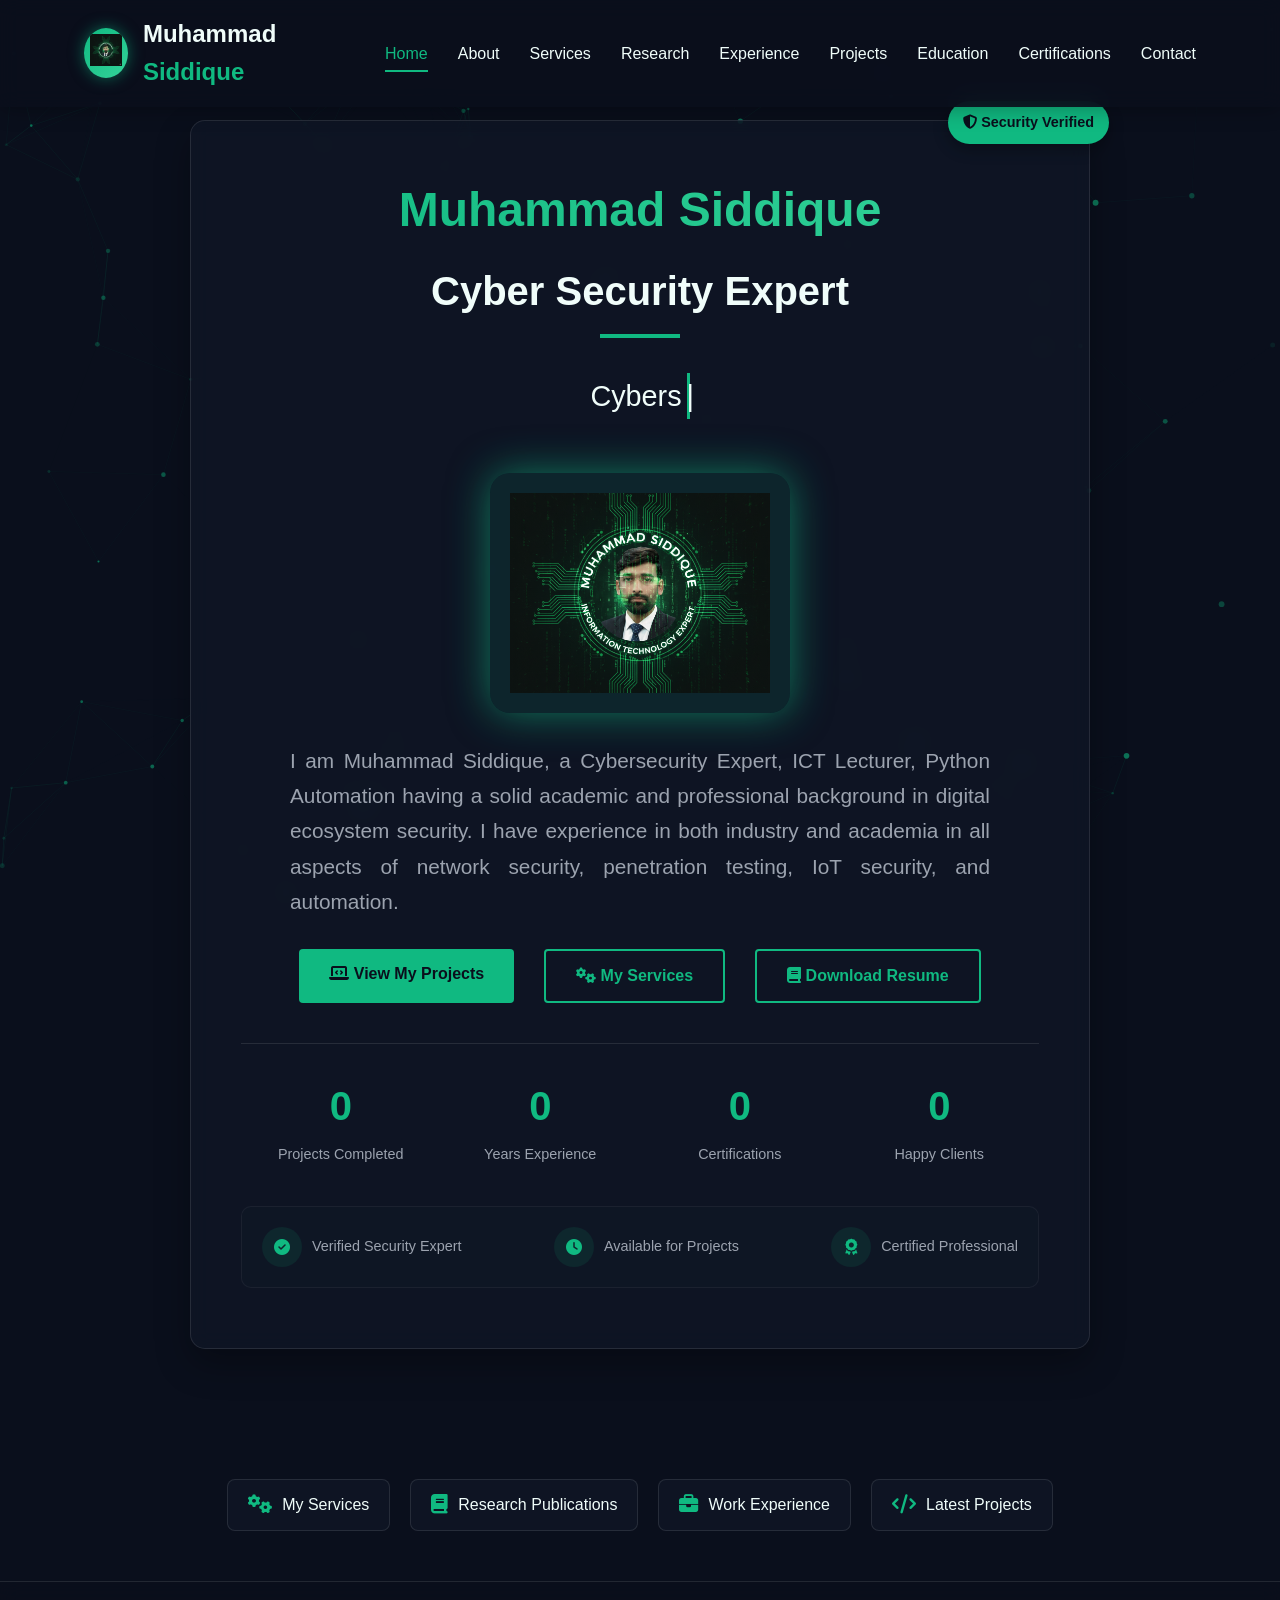
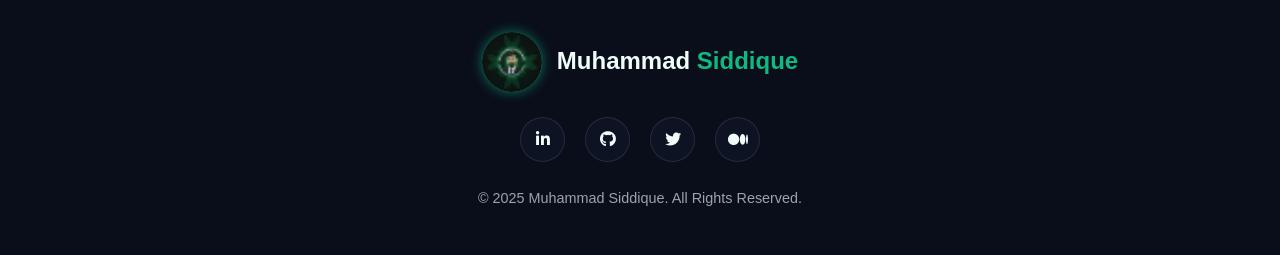
<file: index.html>
<!DOCTYPE html>
<html lang="en">
<head>
    <meta charset="UTF-8">
    <meta name="viewport" content="width=device-width, initial-scale=1.0">
    <title>Muhammad Siddique | Cybersecurity Expert</title>
    <meta name="description" content="Muhammad Siddique — Cybersecurity Expert, ICT Lecturer & Python Automation specialist with hands-on and academic experience in network security, penetration testing, and IoT security.">
    <meta name="robots" content="index, follow">
    <link rel="canonical" href="https://siddique.xarmor.org/">

    <meta property="og:type" content="website">
    <meta property="og:site_name" content="Muhammad Siddique">
    <meta property="og:title" content="Muhammad Siddique | Cybersecurity Expert">
    <meta property="og:description" content="Muhammad Siddique — Cybersecurity Expert, ICT Lecturer & Python Automation specialist with hands-on and academic experience in network security, penetration testing, and IoT security.">
    <meta property="og:url" content="https://siddique.xarmor.org/">

    <link rel="stylesheet" href="https://cdnjs.cloudflare.com/ajax/libs/font-awesome/6.4.0/css/all.min.css">
    <link rel="stylesheet" href="style.css">
    <link rel="shortcut icon" href="favicon/favicon-32x32.png" type="image/x-icon">
    <meta name="google-site-verification" content="p1BuDfGAyPz96uqkdjSpAYS3mst_VzRIL9ma_IqMaSY" />
    
</head>
<body>
    <!-- Animated Network Background -->
    <canvas id="network-canvas"></canvas>

    <!-- Scroll to top button -->
    <div class="scroll-top" id="scrollTop">
        <i class="fas fa-chevron-up"></i>
    </div>

    

    <!-- Header -->
    <header>
        <div class="container header-container">
            <div class="logo-container"> 
                <div class="logo-img"><a href="index.html"><img src="favicon/favicon-32x32.png" alt=""></a></div>
                <div class="logo-text"><a href="index.html" style="color:inherit;text-decoration:none;">Muhammad <span>Siddique</span></a></div>
            </div>
            <nav>
                <div class="menu-toggle" id="menuToggle">
                    <i class="fas fa-bars"></i>
                </div>
                <ul id="navMenu">
                    <li><a href="index.html" class="active">Home</a></li>
                    <li><a href="about.html">About</a></li>
                    <li><a href="services.html">Services</a></li>
                    <li><a href="research.html">Research</a></li>
                    <li><a href="experience.html">Experience</a></li>
                    <li><a href="projects.html">Projects</a></li>
                    <li><a href="education.html">Education</a></li>
                    <li><a href="certifications.html">Certifications</a></li>
                    <li><a href="contact.html">Contact</a></li>
                </ul>
            </nav>
        </div>
    </header>

<section class="hero" id="home">
        <div class="container">
            <div class="hero-content">
                <div class="security-badge">
                    <i class="fas fa-shield-alt"></i> Security Verified
                </div>
                
                <h1>Muhammad <span class="highlight">Siddique</span></h1>
                
                <!-- Name above typing text -->
                <div class="name-above-typing">
                    <h2 class="profession-title">Cyber Security Expert</h2>
                </div>
                
                <div class="typing-text" id="typingText"></div>
                
                <!-- Logo before description -->
                <div class="hero-logo">
                    <div class="hero-logo-container">
                        <div class="hero-logo-img">
                            <div style="width: 100%; height: 200px; background: rgba(16, 185, 129, 0.1); display: flex; align-items: center; justify-content: center; color: var(--primary); font-size: 1.5rem;">
                               <img src="asserts/logo.png" alt="">
                                
                            </div>
                        </div>
                       
                    </div>
                </div>

                <p style="text-align: justify;" class="hero-description">I am Muhammad Siddique, a Cybersecurity Expert, ICT Lecturer, 
                    Python Automation having a solid academic and professional background in digital 
                    ecosystem security. I have experience in both industry and academia in all aspects
                     of network security, penetration testing, IoT security, and automation.</p>
                
                <div class="hero-buttons">
                    <a href="projects.html" class="btn">
                        <i class="fas fa-laptop-code"></i> View My Projects
                    </a>
                    <a href="services.html" class="btn btn-secondary">
                        <i class="fas fa-cogs"></i> My Services
                    </a>
                    <a href="asserts/Muhammad_Siddique_Resume.pdf" class="btn btn-secondary">
                        <i class="fas fa-book"></i> Download Resume
                    </a>
                </div>
                
                <div class="hero-stats">
                    <div class="stat-item">
                        <div class="stat-number" id="projectsCount">0</div>
                        <div class="stat-label">Projects Completed</div>
                    </div>
                    <div class="stat-item">
                        <div class="stat-number" id="experienceYears">0</div>
                        <div class="stat-label">Years Experience</div>
                    </div>
                    <div class="stat-item">
                        <div class="stat-number" id="certificationsCount">0</div>
                        <div class="stat-label">Certifications</div>
                    </div>
                    <div class="stat-item">
                        <div class="stat-number" id="clientsCount">0</div>
                        <div class="stat-label">Happy Clients</div>
                    </div>
                </div>
                
                <div class="trust-indicators">
                    <div class="trust-item">
                        <div class="trust-icon">
                            <i class="fas fa-check-circle"></i>
                        </div>
                        <div class="trust-text">Verified Security Expert</div>
                    </div>
                    <div class="trust-item">
                        <div class="trust-icon">
                            <i class="fas fa-clock"></i>
                        </div>
                        <div class="trust-text">Available for Projects</div>
                    </div>
                    <div class="trust-item">
                        <div class="trust-icon">
                            <i class="fas fa-award"></i>
                        </div>
                        <div class="trust-text">Certified Professional</div>
                    </div>
                </div>
            </div>
        </div>
    </section>

    <section class="quick-links-section">
        <div class="container">
            <div class="quick-links">
                <a href="services.html" class="quick-link">
                    <i class="fas fa-cogs"></i>
                    <span>My Services</span>
                </a>
                <a href="research.html" class="quick-link">
                    <i class="fas fa-book"></i>
                    <span>Research Publications</span>
                </a>
                <a href="experience.html" class="quick-link">
                    <i class="fas fa-briefcase"></i>
                    <span>Work Experience</span>
                </a>
                <a href="projects.html" class="quick-link">
                    <i class="fas fa-code"></i>
                    <span>Latest Projects</span>
                </a>
            </div>
        </div>
    </section>
    <!-- Footer -->
    <footer>
        <div class="container">
            <div class="footer-logo">
                <div class="footer-logo-img"><img src="favicon/favicon-32x32.png" alt=""></div>
                <div class="footer-logo-text">Muhammad <span>Siddique</span></div>
            </div>

            <div class="social-links">
                <a href="https://www.linkedin.com/in/siddique24" class="social-link" target="_blank"><i class="fab fa-linkedin-in"></i></a>
                <a href="https://github.com/siddiqueitdeveloper" class="social-link"><i class="fab fa-github"></i></a>
                <a href="#" class="social-link"><i class="fab fa-twitter"></i></a>
                <a href="#" class="social-link"><i class="fab fa-medium-m"></i></a>
            </div>
            <p class="copyright">© 2025 Muhammad Siddique. All Rights Reserved.</p>
        </div>
    </footer>

    <script src="script.js"></script>
</body>

</html>
</file>
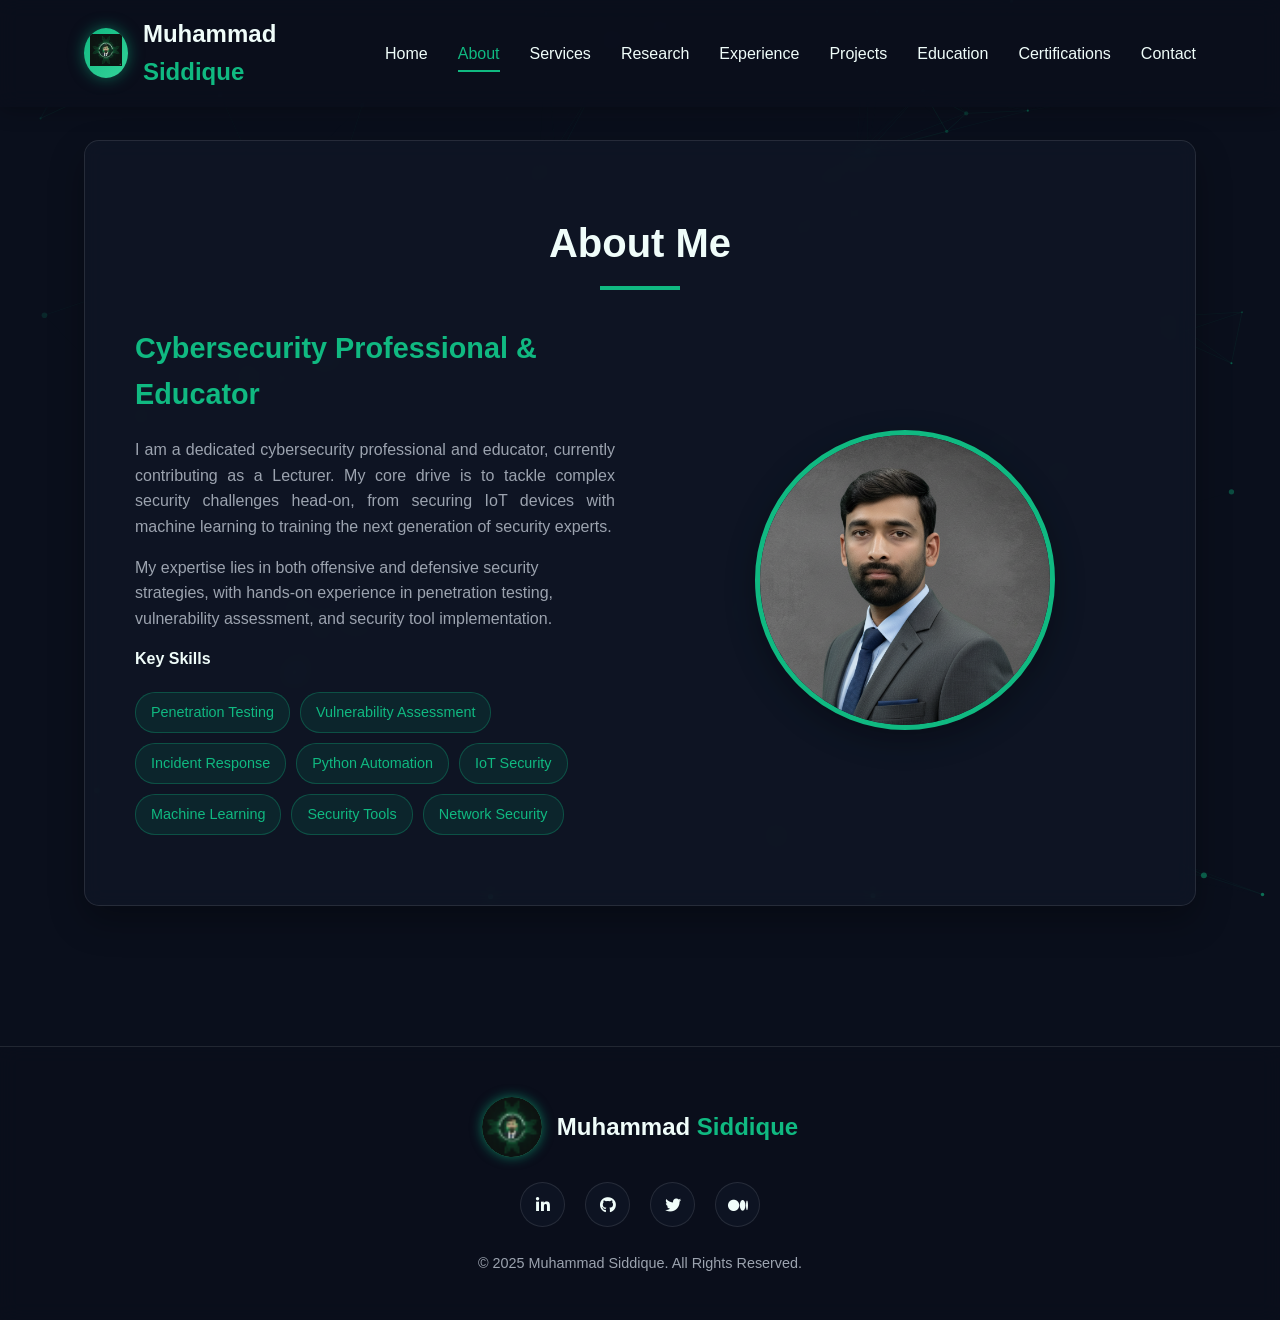
<file: about.html>
<!DOCTYPE html>
<html lang="en">
<head>
    <meta charset="UTF-8">
    <meta name="viewport" content="width=device-width, initial-scale=1.0">
    <title>About — Muhammad Siddique | Cybersecurity Expert</title>
    <meta name="description" content="Learn more about Muhammad Siddique's background, expertise and academic experience in cybersecurity, network security, and IoT.">
    <meta name="robots" content="index, follow">
    <link rel="canonical" href="https://siddique.xarmor.org/about.html">

    <meta property="og:type" content="website">
    <meta property="og:site_name" content="Muhammad Siddique">
    <meta property="og:title" content="About — Muhammad Siddique | Cybersecurity Expert">
    <meta property="og:description" content="Learn more about Muhammad Siddique's background, expertise and academic experience in cybersecurity, network security, and IoT.">
    <meta property="og:url" content="https://siddique.xarmor.org/about.html">

    <link rel="stylesheet" href="https://cdnjs.cloudflare.com/ajax/libs/font-awesome/6.4.0/css/all.min.css">
    <link rel="stylesheet" href="style.css">
    <link rel="shortcut icon" href="favicon/favicon-32x32.png" type="image/x-icon">
    
</head>
<body>
    <!-- Animated Network Background -->
    <canvas id="network-canvas"></canvas>

    <!-- Scroll to top button -->
    <div class="scroll-top" id="scrollTop">
        <i class="fas fa-chevron-up"></i>
    </div>

    

    <!-- Header -->
    <header>
        <div class="container header-container">
            <div class="logo-container"> 
                <div class="logo-img"><a href="index.html"><img src="favicon/favicon-32x32.png" alt=""></a></div>
                <div class="logo-text"><a href="index.html" style="color:inherit;text-decoration:none;">Muhammad <span>Siddique</span></a></div>
            </div>
            <nav>
                <div class="menu-toggle" id="menuToggle">
                    <i class="fas fa-bars"></i>
                </div>
                <ul id="navMenu">
                    <li><a href="index.html">Home</a></li>
                    <li><a href="about.html" class="active">About</a></li>
                    <li><a href="services.html">Services</a></li>
                    <li><a href="research.html">Research</a></li>
                    <li><a href="experience.html">Experience</a></li>
                    <li><a href="projects.html">Projects</a></li>
                    <li><a href="education.html">Education</a></li>
                    <li><a href="certifications.html">Certifications</a></li>
                    <li><a href="contact.html">Contact</a></li>
                </ul>
            </nav>
        </div>
    </header>

<section id="about">
        <div class="container">
            <div class="about">
                <h2>About Me</h2>
                <div class="about-content">
                    <div class="about-text">
                        <h3>Cybersecurity Professional & Educator</h3>
                        <p style="text-align: justify;">I am a dedicated cybersecurity professional and educator, currently contributing as a Lecturer. My core drive is to tackle complex security challenges head-on, from securing IoT devices with machine learning to training the next generation of security experts.</p>
                        <p>My expertise lies in both offensive and defensive security strategies, with hands-on experience in penetration testing, vulnerability assessment, and security tool implementation.</p>
                        
                        <h4>Key Skills</h4>
                        <div class="skills">
                            <span class="skill-tag">Penetration Testing</span>
                            <span class="skill-tag">Vulnerability Assessment</span>
                            <span class="skill-tag">Incident Response</span>
                            <span class="skill-tag">Python Automation</span>
                            <span class="skill-tag">IoT Security</span>
                            <span class="skill-tag">Machine Learning</span>
                            <span class="skill-tag">Security Tools</span>
                            <span class="skill-tag">Network Security</span>
                        </div>
                    </div>
                    <div class="profile-img-container">
                        <img src="asserts/siddique.png" alt="Muhammad Siddique" class="profile-img">
                    </div>
                </div>
            </div>
        </div>
    </section>

    
    <!-- Footer -->
    <footer>
        <div class="container">
            <div class="footer-logo">
                <div class="footer-logo-img"><img src="favicon/favicon-32x32.png" alt=""></div>
                <div class="footer-logo-text">Muhammad <span>Siddique</span></div>
            </div>

            <div class="social-links">
                <a href="https://www.linkedin.com/in/siddique24" class="social-link" target="_blank"><i class="fab fa-linkedin-in"></i></a>
                <a href="https://github.com/siddiqueitdeveloper" class="social-link"><i class="fab fa-github"></i></a>
                <a href="#" class="social-link"><i class="fab fa-twitter"></i></a>
                <a href="#" class="social-link"><i class="fab fa-medium-m"></i></a>
            </div>
            <p class="copyright">© 2025 Muhammad Siddique. All Rights Reserved.</p>
        </div>
    </footer>

    <script src="script.js"></script>
</body>

</html>
</file>
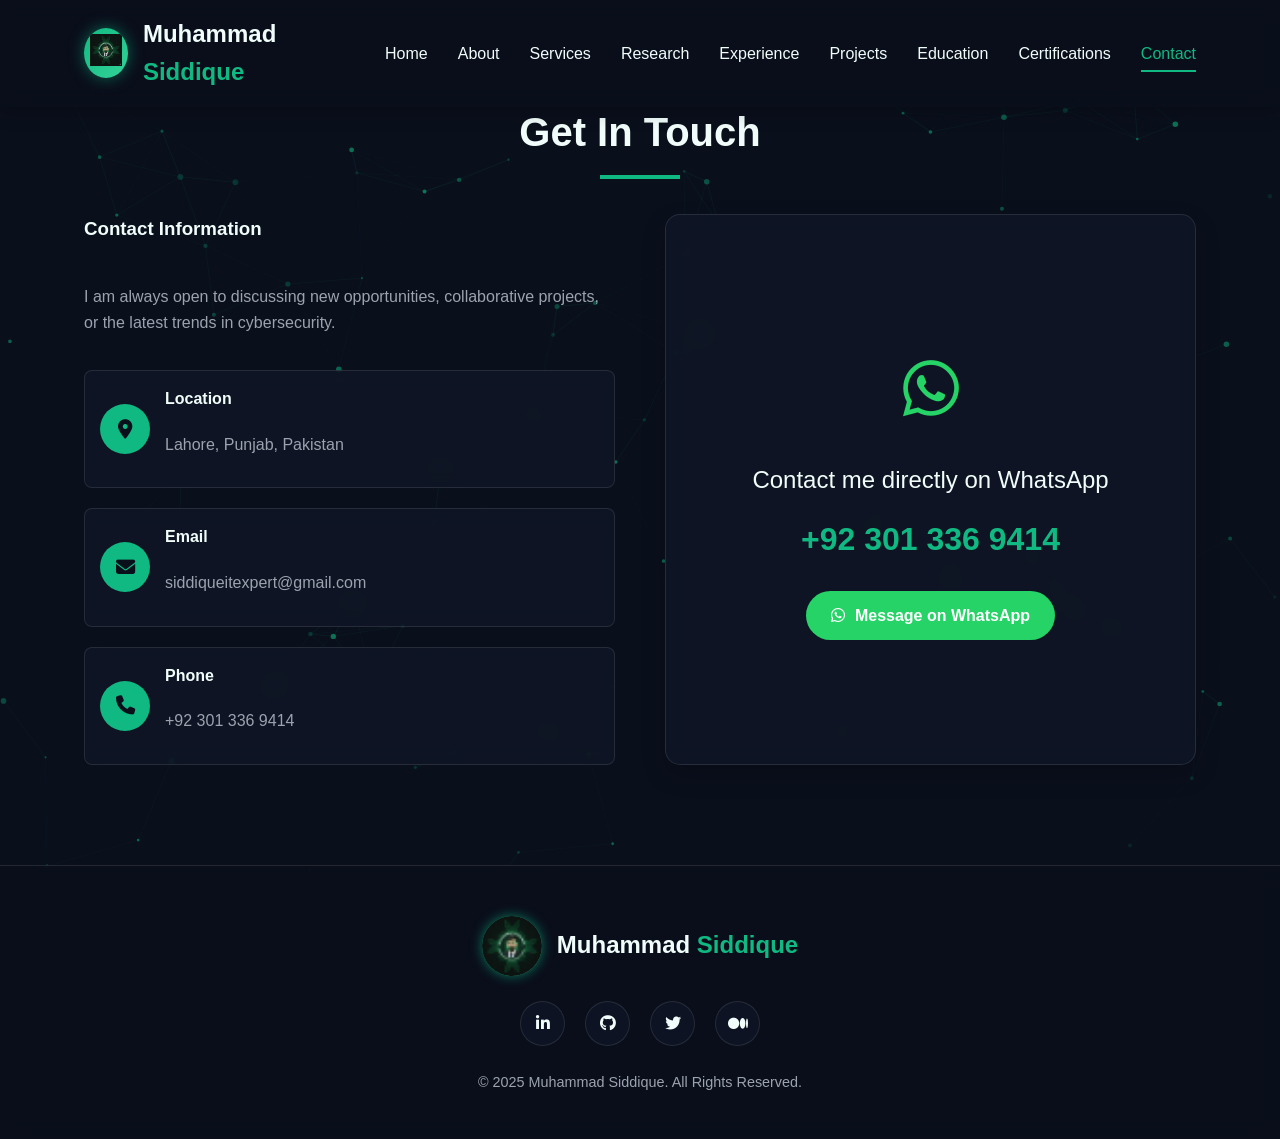
<file: contact.html>
<!DOCTYPE html>
<html lang="en">
<head>
    <meta charset="UTF-8">
    <meta name="viewport" content="width=device-width, initial-scale=1.0">
    <title>Contact — Muhammad Siddique | Cybersecurity Expert</title>
    <meta name="description" content="Get in touch with Muhammad Siddique for cybersecurity consulting, collaboration, or opportunities.">
    <meta name="robots" content="index, follow">
    <link rel="canonical" href="https://siddique.xarmor.org/contact.html">

    <meta property="og:type" content="website">
    <meta property="og:site_name" content="Muhammad Siddique">
    <meta property="og:title" content="Contact — Muhammad Siddique | Cybersecurity Expert">
    <meta property="og:description" content="Get in touch with Muhammad Siddique for cybersecurity consulting, collaboration, or opportunities.">
    <meta property="og:url" content="https://siddique.xarmor.org/contact.html">

    <link rel="stylesheet" href="https://cdnjs.cloudflare.com/ajax/libs/font-awesome/6.4.0/css/all.min.css">
    <link rel="stylesheet" href="style.css">
    <link rel="shortcut icon" href="favicon/favicon-32x32.png" type="image/x-icon">
    
</head>
<body>
    <!-- Animated Network Background -->
    <canvas id="network-canvas"></canvas>

    <!-- Scroll to top button -->
    <div class="scroll-top" id="scrollTop">
        <i class="fas fa-chevron-up"></i>
    </div>

    

    <!-- Header -->
    <header>
        <div class="container header-container">
            <div class="logo-container"> 
                <div class="logo-img"><a href="index.html"><img src="favicon/favicon-32x32.png" alt=""></a></div>
                <div class="logo-text"><a href="index.html" style="color:inherit;text-decoration:none;">Muhammad <span>Siddique</span></a></div>
            </div>
            <nav>
                <div class="menu-toggle" id="menuToggle">
                    <i class="fas fa-bars"></i>
                </div>
                <ul id="navMenu">
                    <li><a href="index.html">Home</a></li>
                    <li><a href="about.html">About</a></li>
                    <li><a href="services.html">Services</a></li>
                    <li><a href="research.html">Research</a></li>
                    <li><a href="experience.html">Experience</a></li>
                    <li><a href="projects.html">Projects</a></li>
                    <li><a href="education.html">Education</a></li>
                    <li><a href="certifications.html">Certifications</a></li>
                    <li><a href="contact.html" class="active">Contact</a></li>
                </ul>
            </nav>
        </div>
    </header>

<section id="contact">
        <div class="container">
            <h2>Get In Touch</h2>
            <div class="contact-container">
                <div class="contact-info">
                    <h3>Contact Information</h3>
                    <p>I am always open to discussing new opportunities, collaborative projects, or the latest trends in cybersecurity.</p>
                    
                    <div class="contact-item">
                        <div class="contact-icon">
                            <i class="fas fa-map-marker-alt"></i>
                        </div>
                        <div>
                            <h4>Location</h4>
                            <p>Lahore, Punjab, Pakistan</p>
                        </div>
                    </div>
                    
                    <div class="contact-item">
                        <div class="contact-icon">
                            <i class="fas fa-envelope"></i>
                        </div>
                        <div>
                            <h4>Email</h4>
                            <p>siddiqueitexpert@gmail.com</p>
                        </div>
                    </div>
                    
                    <div class="contact-item">
                        <div class="contact-icon">
                            <i class="fas fa-phone"></i>
                        </div>
                        <div>
                            <h4>Phone</h4>
                            <p>+92 301 336 9414</p>
                        </div>
                    </div>
                </div>
                
                <!-- WhatsApp Contact Section -->
                <div class="whatsapp-contact">
                    <div class="whatsapp-icon">
                        <i class="fab fa-whatsapp"></i>
                    </div>
                    <div class="whatsapp-text">Contact me directly on WhatsApp</div>
                    <a href="https://wa.me/923013369414" class="whatsapp-number" target="_blank">+92 301 336 9414</a>
                    <a href="https://wa.me/923013369414" class="whatsapp-btn" target="_blank">
                        <i class="fab fa-whatsapp"></i> Message on WhatsApp
                    </a>
                </div>
            </div>
        </div>
    </section>

    
    <!-- Footer -->
    <footer>
        <div class="container">
            <div class="footer-logo">
                <div class="footer-logo-img"><img src="favicon/favicon-32x32.png" alt=""></div>
                <div class="footer-logo-text">Muhammad <span>Siddique</span></div>
            </div>

            <div class="social-links">
                <a href="https://www.linkedin.com/in/siddique24" class="social-link" target="_blank"><i class="fab fa-linkedin-in"></i></a>
                <a href="https://github.com/siddiqueitdeveloper" class="social-link"><i class="fab fa-github"></i></a>
                <a href="#" class="social-link"><i class="fab fa-twitter"></i></a>
                <a href="#" class="social-link"><i class="fab fa-medium-m"></i></a>
            </div>
            <p class="copyright">© 2025 Muhammad Siddique. All Rights Reserved.</p>
        </div>
    </footer>

    <script src="script.js"></script>
</body>

</html>
</file>
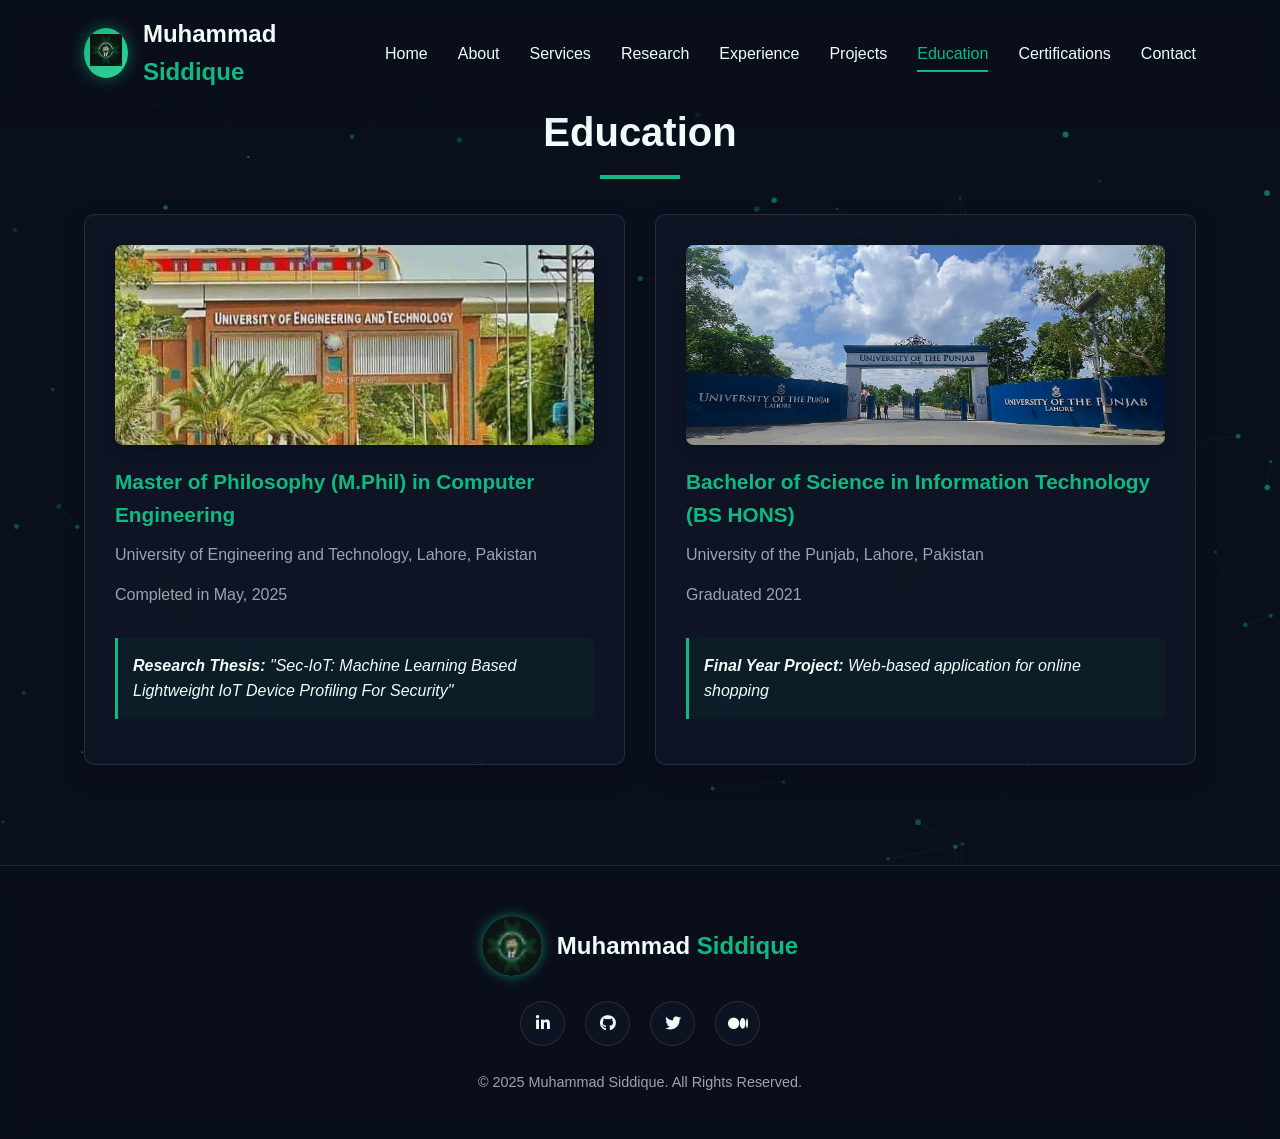
<file: education.html>
<!DOCTYPE html>
<html lang="en">
<head>
    <meta charset="UTF-8">
    <meta name="viewport" content="width=device-width, initial-scale=1.0">
    <title>Education — Muhammad Siddique | Cybersecurity Expert</title>
    <meta name="description" content="Academic background and education of Muhammad Siddique.">
    <meta name="robots" content="index, follow">
    <link rel="canonical" href="https://siddique.xarmor.org/education.html">

    <meta property="og:type" content="website">
    <meta property="og:site_name" content="Muhammad Siddique">
    <meta property="og:title" content="Education — Muhammad Siddique | Cybersecurity Expert">
    <meta property="og:description" content="Academic background and education of Muhammad Siddique.">
    <meta property="og:url" content="https://siddique.xarmor.org/education.html">

    <link rel="stylesheet" href="https://cdnjs.cloudflare.com/ajax/libs/font-awesome/6.4.0/css/all.min.css">
    <link rel="stylesheet" href="style.css">
    <link rel="shortcut icon" href="favicon/favicon-32x32.png" type="image/x-icon">
    
</head>
<body>
    <!-- Animated Network Background -->
    <canvas id="network-canvas"></canvas>

    <!-- Scroll to top button -->
    <div class="scroll-top" id="scrollTop">
        <i class="fas fa-chevron-up"></i>
    </div>

    

    <!-- Header -->
    <header>
        <div class="container header-container">
            <div class="logo-container"> 
                <div class="logo-img"><a href="index.html"><img src="favicon/favicon-32x32.png" alt=""></a></div>
                <div class="logo-text"><a href="index.html" style="color:inherit;text-decoration:none;">Muhammad <span>Siddique</span></a></div>
            </div>
            <nav>
                <div class="menu-toggle" id="menuToggle">
                    <i class="fas fa-bars"></i>
                </div>
                <ul id="navMenu">
                    <li><a href="index.html">Home</a></li>
                    <li><a href="about.html">About</a></li>
                    <li><a href="services.html">Services</a></li>
                    <li><a href="research.html">Research</a></li>
                    <li><a href="experience.html">Experience</a></li>
                    <li><a href="projects.html">Projects</a></li>
                    <li><a href="education.html" class="active">Education</a></li>
                    <li><a href="certifications.html">Certifications</a></li>
                    <li><a href="contact.html">Contact</a></li>
                </ul>
            </nav>
        </div>
    </header>

<section id="education">
        <div class="container">
            <h2>Education</h2>
            <div class="education-grid">
                <div class="education-card">
                    <img src="asserts/uet.jpeg" alt="University of Engineering and Technology" class="section-img">
                    <h3 class="education-degree">Master of Philosophy (M.Phil) in Computer Engineering</h3>
                    <p>University of Engineering and Technology, Lahore, Pakistan</p>
                    <p class="education-date">Completed in May, 2025</p>
                    <div class="education-thesis">
                        <strong>Research Thesis:</strong> "Sec-IoT: Machine Learning Based Lightweight IoT Device Profiling For Security"
                    </div>
                </div>
                <div class="education-card">
                    <img src="asserts/pu.jpg" alt="University of the Punjab" class="section-img">
                    <h3 class="education-degree">Bachelor of Science in Information Technology (BS HONS)</h3>
                    <p>University of the Punjab, Lahore, Pakistan</p>
                    <p class="education-date">Graduated 2021</p>
                    <div class="education-thesis">
                        <strong>Final Year Project:</strong> Web-based application for online shopping
                    </div>
                </div>
            </div>
        </div>
    </section>

    
    <!-- Footer -->
    <footer>
        <div class="container">
            <div class="footer-logo">
                <div class="footer-logo-img"><img src="favicon/favicon-32x32.png" alt=""></div>
                <div class="footer-logo-text">Muhammad <span>Siddique</span></div>
            </div>

            <div class="social-links">
                <a href="https://www.linkedin.com/in/siddique24" class="social-link" target="_blank"><i class="fab fa-linkedin-in"></i></a>
                <a href="https://github.com/siddiqueitdeveloper" class="social-link"><i class="fab fa-github"></i></a>
                <a href="#" class="social-link"><i class="fab fa-twitter"></i></a>
                <a href="#" class="social-link"><i class="fab fa-medium-m"></i></a>
            </div>
            <p class="copyright">© 2025 Muhammad Siddique. All Rights Reserved.</p>
        </div>
    </footer>

    <script src="script.js"></script>
</body>

</html>
</file>
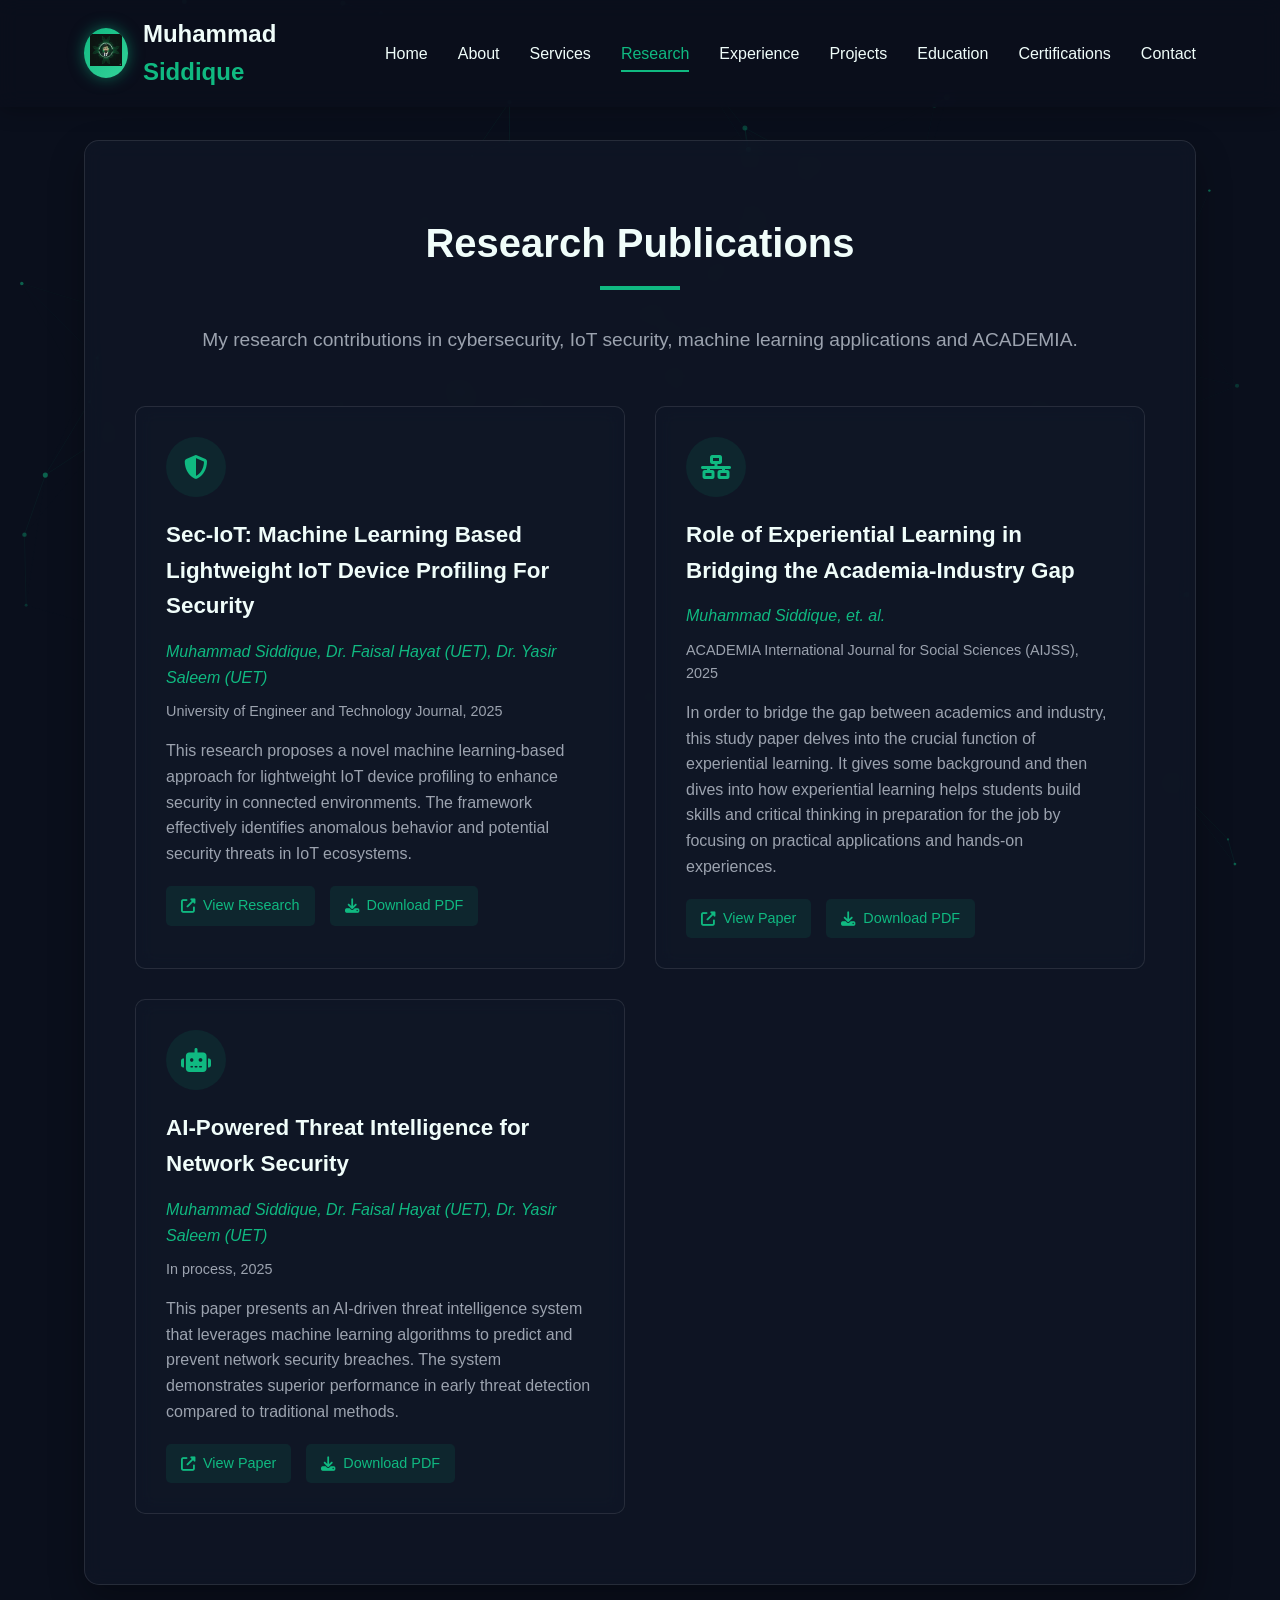
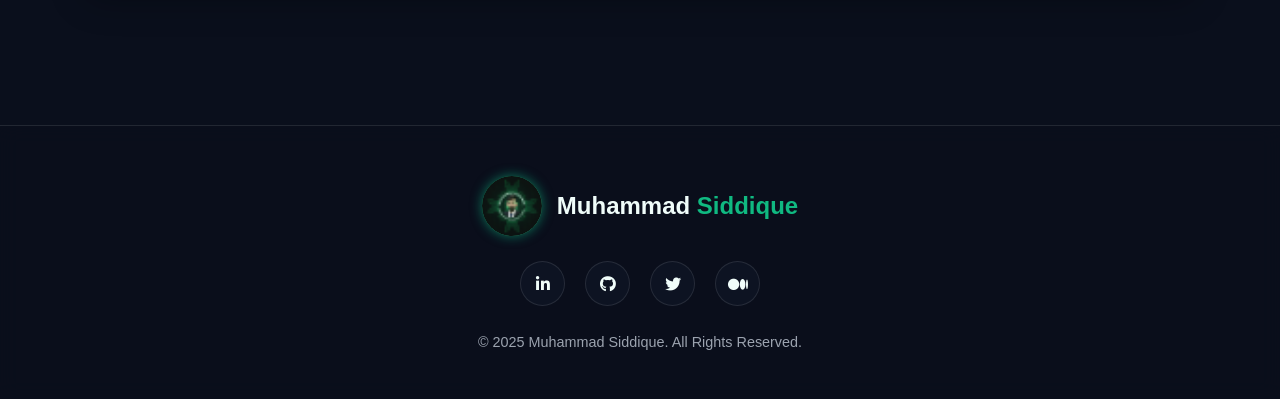
<file: research.html>
<!DOCTYPE html>
<html lang="en">
<head>
    <meta charset="UTF-8">
    <meta name="viewport" content="width=device-width, initial-scale=1.0">
    <title>Research Publications — Muhammad Siddique | Cybersecurity Expert</title>
    <meta name="description" content="Research publications and academic work by Muhammad Siddique in cybersecurity and related fields.">
    <meta name="robots" content="index, follow">
    <link rel="canonical" href="https://siddique.xarmor.org/research.html">

    <meta property="og:type" content="website">
    <meta property="og:site_name" content="Muhammad Siddique">
    <meta property="og:title" content="Research Publications — Muhammad Siddique | Cybersecurity Expert">
    <meta property="og:description" content="Research publications and academic work by Muhammad Siddique in cybersecurity and related fields.">
    <meta property="og:url" content="https://siddique.xarmor.org/research.html">

    <link rel="stylesheet" href="https://cdnjs.cloudflare.com/ajax/libs/font-awesome/6.4.0/css/all.min.css">
    <link rel="stylesheet" href="style.css">
    <link rel="shortcut icon" href="favicon/favicon-32x32.png" type="image/x-icon">
    
</head>
<body>
    <!-- Animated Network Background -->
    <canvas id="network-canvas"></canvas>

    <!-- Scroll to top button -->
    <div class="scroll-top" id="scrollTop">
        <i class="fas fa-chevron-up"></i>
    </div>

    

    <!-- Header -->
    <header>
        <div class="container header-container">
            <div class="logo-container"> 
                <div class="logo-img"><a href="index.html"><img src="favicon/favicon-32x32.png" alt=""></a></div>
                <div class="logo-text"><a href="index.html" style="color:inherit;text-decoration:none;">Muhammad <span>Siddique</span></a></div>
            </div>
            <nav>
                <div class="menu-toggle" id="menuToggle">
                    <i class="fas fa-bars"></i>
                </div>
                <ul id="navMenu">
                    <li><a href="index.html">Home</a></li>
                    <li><a href="about.html">About</a></li>
                    <li><a href="services.html">Services</a></li>
                    <li><a href="research.html" class="active">Research</a></li>
                    <li><a href="experience.html">Experience</a></li>
                    <li><a href="projects.html">Projects</a></li>
                    <li><a href="education.html">Education</a></li>
                    <li><a href="certifications.html">Certifications</a></li>
                    <li><a href="contact.html">Contact</a></li>
                </ul>
            </nav>
        </div>
    </header>

<section id="research">
        <div class="container">
            <div class="research">
                <h2>Research Publications</h2>
                <p style="text-align: center; margin-bottom: 50px; font-size: 1.2rem; color: var(--gray);">
                    My research contributions in cybersecurity, IoT security, machine learning applications and ACADEMIA.
                </p>
                
                <div class="research-grid">
                    <div class="research-card">
                        <div class="research-icon">
                            <i class="fas fa-shield-alt"></i>
                        </div>
                        <h3 class="research-title">Sec-IoT: Machine Learning Based Lightweight IoT Device Profiling For Security</h3>
                        <p class="research-authors">Muhammad Siddique, Dr. Faisal Hayat (UET), Dr. Yasir Saleem (UET)</p>
                        <p class="research-venue">University of Engineer and Technology Journal, 2025</p>
                        <p class="research-abstract">
                            This research proposes a novel machine learning-based approach for lightweight IoT device profiling 
                            to enhance security in connected environments. The framework effectively identifies anomalous behavior 
                            and potential security threats in IoT ecosystems.
                        </p>
                        <div class="research-links">
                            <a href="asserts/MyResearchThesis.pdf" class="research-link">
                                <i class="fas fa-external-link-alt"></i> View Research
                            </a>
                            <a href="asserts/MyResearchThesis.pdf" class="research-link">
                                <i class="fas fa-download"></i> Download PDF
                            </a>
                        </div>
                    </div>
                    
                    <div class="research-card">
                        <div class="research-icon">
                            <i class="fas fa-network-wired"></i>
                        </div>
                        <h3 class="research-title">Role of Experiential Learning in Bridging the Academia-Industry Gap</h3>
                        <p class="research-authors">Muhammad Siddique, et. al.</p>
                        <p class="research-venue">ACADEMIA International Journal for Social Sciences (AIJSS), 2025</p>
                        <p class="research-abstract">
                            In order to bridge the gap between academics and industry, 
                            this study paper delves into the crucial function of experiential learning. 
                            It gives some background and then dives into how experiential learning helps 
                            students build skills and critical thinking in preparation for the job by focusing on practical 
                            applications and hands-on experiences.
                        </p>
                        <div class="research-links">
                            <a href="asserts/paper.pdf" class="research-link">
                                <i class="fas fa-external-link-alt"></i> View Paper
                            </a>
                            <a href="asserts/paper.pdf" class="research-link">
                                <i class="fas fa-download"></i> Download PDF
                            </a>
                        </div>
                    </div>
                    
                    <div class="research-card">
                        <div class="research-icon">
                            <i class="fas fa-robot"></i>
                        </div>
                        <h3 class="research-title">AI-Powered Threat Intelligence for Network Security</h3>
                        <p class="research-authors">Muhammad Siddique, Dr. Faisal Hayat (UET), Dr. Yasir Saleem (UET)</p>
                        <p class="research-venue">In process, 2025</p>
                        <p class="research-abstract">
                            This paper presents an AI-driven threat intelligence system that leverages machine learning 
                            algorithms to predict and prevent network security breaches. The system demonstrates 
                            superior performance in early threat detection compared to traditional methods.
                        </p>
                        <div class="research-links">
                            <a href="#" class="research-link">
                                <i class="fas fa-external-link-alt"></i> View Paper
                            </a>
                            <a href="#" class="research-link">
                                <i class="fas fa-download"></i> Download PDF
                            </a>
                        </div>
                    </div>
                </div>
            </div>
        </div>
    </section>

    
    <!-- Footer -->
    <footer>
        <div class="container">
            <div class="footer-logo">
                <div class="footer-logo-img"><img src="favicon/favicon-32x32.png" alt=""></div>
                <div class="footer-logo-text">Muhammad <span>Siddique</span></div>
            </div>

            <div class="social-links">
                <a href="https://www.linkedin.com/in/siddique24" class="social-link" target="_blank"><i class="fab fa-linkedin-in"></i></a>
                <a href="https://github.com/siddiqueitdeveloper" class="social-link"><i class="fab fa-github"></i></a>
                <a href="#" class="social-link"><i class="fab fa-twitter"></i></a>
                <a href="#" class="social-link"><i class="fab fa-medium-m"></i></a>
            </div>
            <p class="copyright">© 2025 Muhammad Siddique. All Rights Reserved.</p>
        </div>
    </footer>

    <script src="script.js"></script>
</body>

</html>
</file>
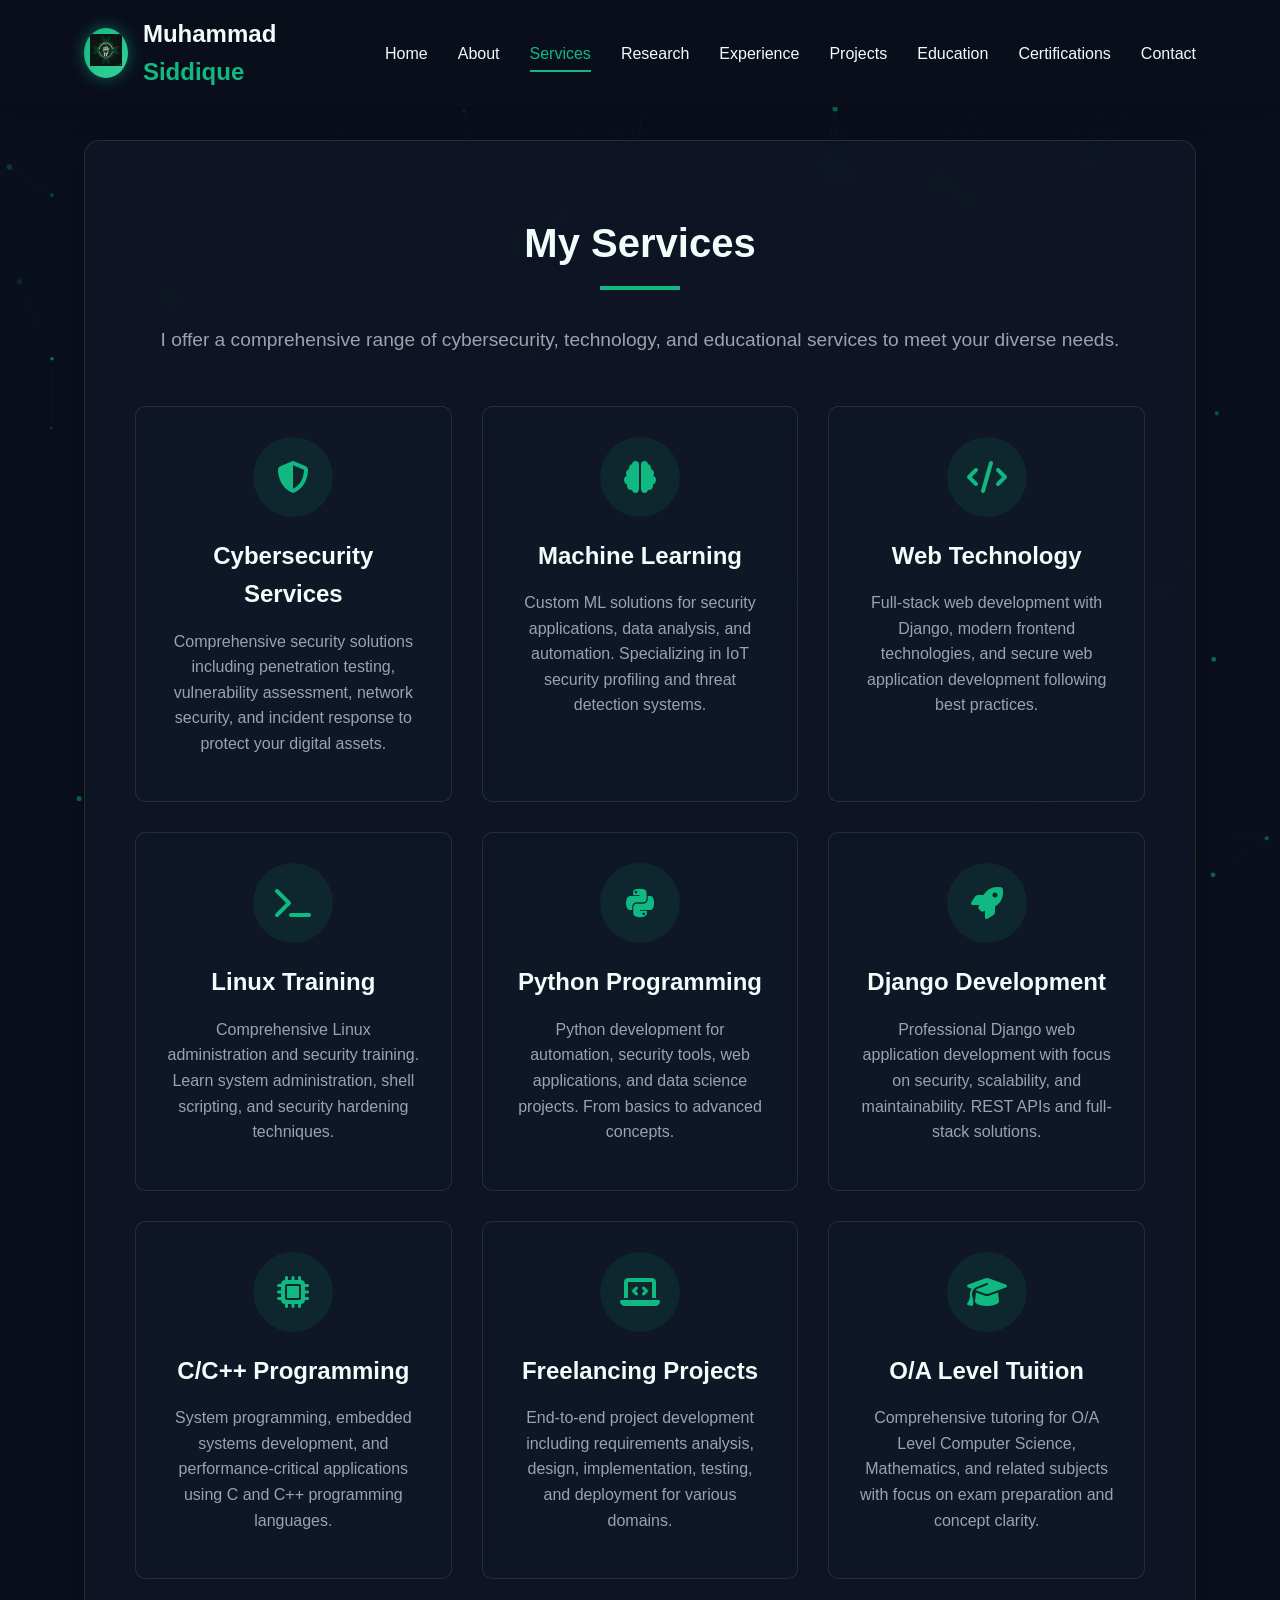
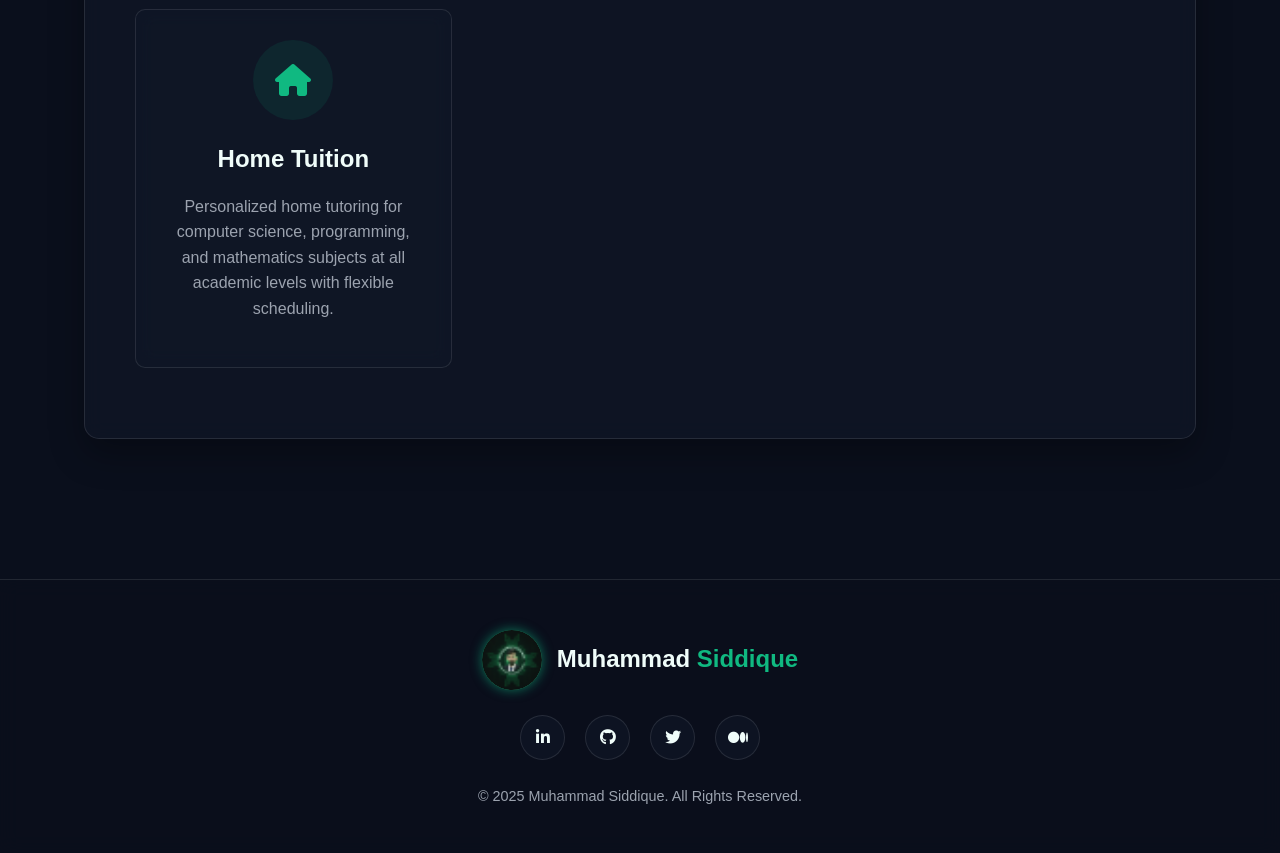
<file: services.html>
<!DOCTYPE html>
<html lang="en">
<head>
    <meta charset="UTF-8">
    <meta name="viewport" content="width=device-width, initial-scale=1.0">
    <title>Services — Muhammad Siddique | Cybersecurity Expert</title>
    <meta name="description" content="Cybersecurity, penetration testing, automation, and IoT security services offered by Muhammad Siddique.">
    <meta name="robots" content="index, follow">
    <link rel="canonical" href="https://siddique.xarmor.org/services.html">

    <meta property="og:type" content="website">
    <meta property="og:site_name" content="Muhammad Siddique">
    <meta property="og:title" content="Services — Muhammad Siddique | Cybersecurity Expert">
    <meta property="og:description" content="Cybersecurity, penetration testing, automation, and IoT security services offered by Muhammad Siddique.">
    <meta property="og:url" content="https://siddique.xarmor.org/services.html">

    <link rel="stylesheet" href="https://cdnjs.cloudflare.com/ajax/libs/font-awesome/6.4.0/css/all.min.css">
    <link rel="stylesheet" href="style.css">
    <link rel="shortcut icon" href="favicon/favicon-32x32.png" type="image/x-icon">
    
</head>
<body>
    <!-- Animated Network Background -->
    <canvas id="network-canvas"></canvas>

    <!-- Scroll to top button -->
    <div class="scroll-top" id="scrollTop">
        <i class="fas fa-chevron-up"></i>
    </div>

    

    <!-- Header -->
    <header>
        <div class="container header-container">
            <div class="logo-container"> 
                <div class="logo-img"><a href="index.html"><img src="favicon/favicon-32x32.png" alt=""></a></div>
                <div class="logo-text"><a href="index.html" style="color:inherit;text-decoration:none;">Muhammad <span>Siddique</span></a></div>
            </div>
            <nav>
                <div class="menu-toggle" id="menuToggle">
                    <i class="fas fa-bars"></i>
                </div>
                <ul id="navMenu">
                    <li><a href="index.html">Home</a></li>
                    <li><a href="about.html">About</a></li>
                    <li><a href="services.html" class="active">Services</a></li>
                    <li><a href="research.html">Research</a></li>
                    <li><a href="experience.html">Experience</a></li>
                    <li><a href="projects.html">Projects</a></li>
                    <li><a href="education.html">Education</a></li>
                    <li><a href="certifications.html">Certifications</a></li>
                    <li><a href="contact.html">Contact</a></li>
                </ul>
            </nav>
        </div>
    </header>

<section id="services">
        <div class="container">
            <div class="services">
                <h2>My Services</h2>
                <p style="text-align: center; margin-bottom: 50px; font-size: 1.2rem; color: var(--gray);">
                    I offer a comprehensive range of cybersecurity, technology, and educational services to meet your diverse needs.
                </p>
                
                <div class="services-grid">
                    <div class="service-card">
                        <div class="service-icon">
                            <i class="fas fa-shield-alt"></i>
                        </div>
                        <h3 class="service-title">Cybersecurity Services</h3>
                        <p class="service-description">
                            Comprehensive security solutions including penetration testing, vulnerability assessment, 
                            network security, and incident response to protect your digital assets.
                        </p>
                    </div>
                    
                    <div class="service-card">
                        <div class="service-icon">
                            <i class="fas fa-brain"></i>
                        </div>
                        <h3 class="service-title">Machine Learning</h3>
                        <p class="service-description">
                            Custom ML solutions for security applications, data analysis, and automation. 
                            Specializing in IoT security profiling and threat detection systems.
                        </p>
                    </div>
                    
                    <div class="service-card">
                        <div class="service-icon">
                            <i class="fas fa-code"></i>
                        </div>
                        <h3 class="service-title">Web Technology</h3>
                        <p class="service-description">
                            Full-stack web development with Django, modern frontend technologies, 
                            and secure web application development following best practices.
                        </p>
                    </div>
                    
                    <div class="service-card">
                        <div class="service-icon">
                            <i class="fas fa-terminal"></i>
                        </div>
                        <h3 class="service-title">Linux Training</h3>
                        <p class="service-description">
                            Comprehensive Linux administration and security training. Learn system administration, 
                            shell scripting, and security hardening techniques.
                        </p>
                    </div>
                    
                    <div class="service-card">
                        <div class="service-icon">
                            <i class="fab fa-python"></i>
                        </div>
                        <h3 class="service-title">Python Programming</h3>
                        <p class="service-description">
                            Python development for automation, security tools, web applications, 
                            and data science projects. From basics to advanced concepts.
                        </p>
                    </div>
                    
                    <div class="service-card">
                        <div class="service-icon">
                            <i class="fas fa-rocket"></i>
                        </div>
                        <h3 class="service-title">Django Development</h3>
                        <p class="service-description">
                            Professional Django web application development with focus on security, 
                            scalability, and maintainability. REST APIs and full-stack solutions.
                        </p>
                    </div>
                    
                    <div class="service-card">
                        <div class="service-icon">
                            <i class="fas fa-microchip"></i>
                        </div>
                        <h3 class="service-title">C/C++ Programming</h3>
                        <p class="service-description">
                            System programming, embedded systems development, and performance-critical 
                            applications using C and C++ programming languages.
                        </p>
                    </div>
                    
                    <div class="service-card">
                        <div class="service-icon">
                            <i class="fas fa-laptop-code"></i>
                        </div>
                        <h3 class="service-title">Freelancing Projects</h3>
                        <p class="service-description">
                            End-to-end project development including requirements analysis, design, 
                            implementation, testing, and deployment for various domains.
                        </p>
                    </div>
                    
                    <div class="service-card">
                        <div class="service-icon">
                            <i class="fas fa-graduation-cap"></i>
                        </div>
                        <h3 class="service-title">O/A Level Tuition</h3>
                        <p class="service-description">
                            Comprehensive tutoring for O/A Level Computer Science, Mathematics, 
                            and related subjects with focus on exam preparation and concept clarity.
                        </p>
                    </div>
                    
                    <div class="service-card">
                        <div class="service-icon">
                            <i class="fas fa-home"></i>
                        </div>
                        <h3 class="service-title">Home Tuition</h3>
                        <p class="service-description">
                            Personalized home tutoring for computer science, programming, and 
                            mathematics subjects at all academic levels with flexible scheduling.
                        </p>
                    </div>
                </div>
            </div>
        </div>
    </section>

    
    <!-- Footer -->
    <footer>
        <div class="container">
            <div class="footer-logo">
                <div class="footer-logo-img"><img src="favicon/favicon-32x32.png" alt=""></div>
                <div class="footer-logo-text">Muhammad <span>Siddique</span></div>
            </div>

            <div class="social-links">
                <a href="https://www.linkedin.com/in/siddique24" class="social-link" target="_blank"><i class="fab fa-linkedin-in"></i></a>
                <a href="https://github.com/siddiqueitdeveloper" class="social-link"><i class="fab fa-github"></i></a>
                <a href="#" class="social-link"><i class="fab fa-twitter"></i></a>
                <a href="#" class="social-link"><i class="fab fa-medium-m"></i></a>
            </div>
            <p class="copyright">© 2025 Muhammad Siddique. All Rights Reserved.</p>
        </div>
    </footer>

    <script src="script.js"></script>
</body>

</html>
</file>
<file: style.css>
:root {
    --primary: #10b981;
    --primary-dark: #059669;
    --primary-light: #34d399;
    --secondary: #3b82f6;
    --accent: #f59e0b;
    --success: #10b981;
    --dark: #0a0f1c;
    --dark-light: #111827;
    --light: #f0fdfa;
    --gray: #9ca3af;
    --tech-green: #10b981;
    --info-teal: #06b6d4;
}

* {
    margin: 0;
    padding: 0;
    box-sizing: border-box;
    font-family: 'Segoe UI', Tahoma, Geneva, Verdana, sans-serif;
}

html {
    scroll-behavior: smooth;
}

body {
    background-color: var(--dark);
    color: var(--light);
    line-height: 1.6;
    overflow-x: hidden;
}

.container {
    width: 90%;
    max-width: 1200px;
    margin: 0 auto;
    padding: 0 20px;
}

section {
    padding: 100px 0;
    position: relative;
    z-index: 2;
}

h1, h2, h3, h4 {
    margin-bottom: 20px;
    color: var(--light);
}

h1 {
    font-size: 3.5rem;
    line-height: 1.2;
}

h2 {
    font-size: 2.5rem;
    text-align: center;
    margin-bottom: 50px;
    position: relative;
}

h2::after {
    content: '';
    position: absolute;
    bottom: -15px;
    left: 50%;
    transform: translateX(-50%);
    width: 80px;
    height: 4px;
    background: var(--primary);
}

p {
    margin-bottom: 15px;
    color: var(--gray);
}

.btn {
    display: inline-block;
    padding: 12px 30px;
    background: var(--primary);
    color: var(--dark);
    border: none;
    border-radius: 4px;
    font-weight: 600;
    text-decoration: none;
    cursor: pointer;
    transition: all 0.3s ease;
    position: relative;
    overflow: hidden;
}

.btn::before {
    content: '';
    position: absolute;
    top: 0;
    left: -100%;
    width: 100%;
    height: 100%;
    background: linear-gradient(90deg, transparent, rgba(255,255,255,0.2), transparent);
    transition: 0.5s;
}

.btn:hover::before {
    left: 100%;
}

.btn:hover {
    background: var(--primary-dark);
    transform: translateY(-3px);
    box-shadow: 0 10px 20px rgba(0, 0, 0, 0.2);
}

.btn-secondary {
    background: transparent;
    border: 2px solid var(--primary);
    color: var(--primary);
    margin-left: 15px;
}

.btn-secondary:hover {
    background: rgba(16, 185, 129, 0.1);
}

/* Animated Background */
#network-canvas {
    position: fixed;
    top: 0;
    left: 0;
    width: 100%;
    height: 100%;
    z-index: 1;
    background: var(--dark);
}

/* Header & Navigation */
header {
    background: rgba(10, 15, 28, 0.95);
    position: fixed;
    width: 100%;
    z-index: 1000;
    padding: 15px 0;
    box-shadow: 0 2px 20px rgba(0, 0, 0, 0.3);
    backdrop-filter: blur(10px);
    transition: all 0.3s ease;
}

.header-container {
    display: flex;
    justify-content: space-between;
    align-items: center;
}

.logo-container {
    display: flex;
    align-items: center;
    gap: 15px;
}

.logo-img {
    width: 50px;
    height: 50px;
    border-radius: 50%;
    overflow: hidden;
    box-shadow: 0 0 15px rgba(16, 185, 129, 0.5);
    display: flex;
    align-items: center;
    justify-content: center;
    background: linear-gradient(135deg, var(--primary), var(--primary-light));
    animation: pulse 2s infinite; /* glowing pulse */
}

.logo-img img {
    width: 100%;
    height: 100%;
    object-fit: cover;
    animation: bounce 2.5s ease-in-out infinite; /* bounce/scale effect */
}

/* glowing pulse */
@keyframes pulse {
    0% { box-shadow: 0 0 15px rgba(16,185,129,0.5); }
    50% { box-shadow: 0 0 30px rgba(16,185,129,0.9); }
    100% { box-shadow: 0 0 15px rgba(16,185,129,0.5); }
}

/* bounce scale effect */
@keyframes bounce {
    0%, 100% { transform: scale(1); }
    50% { transform: scale(1.15); }
}


.logo-text {
    font-size: 1.5rem;
    font-weight: 700;
    color: var(--light);
}

.logo-text span {
    color: var(--primary);
}

nav ul {
    display: flex;
    list-style: none;
}

nav ul li {
    margin-left: 30px;
    position: relative;
}

nav ul li a {
    color: var(--light);
    text-decoration: none;
    font-weight: 500;
    transition: color 0.3s ease;
    position: relative;
    padding: 5px 0;
}

nav ul li a:hover {
    color: var(--primary);
}

nav ul li a::after {
    content: '';
    position: absolute;
    bottom: -5px;
    left: 0;
    width: 0;
    height: 2px;
    background: var(--primary);
    transition: width 0.3s ease;
}

nav ul li a:hover::after {
    width: 100%;
}

nav ul li a.active {
    color: var(--primary);
}

nav ul li a.active::after {
    width: 100%;
}

.menu-toggle {
    display: none;
    font-size: 1.5rem;
    cursor: pointer;
    color: var(--light);
}

/* Enhanced Hero Section - Centered */
.hero {
    min-height: 100vh;
    display: flex;
    align-items: center;
    justify-content: center;
    text-align: center;
    position: relative;
    z-index: 2;
    padding: 120px 0 80px;
}

.hero-content {
    max-width: 900px;
    background: rgba(17, 24, 39, 0.7);
    padding: 60px 50px;
    border-radius: 15px;
    backdrop-filter: blur(10px);
    box-shadow: 0 15px 35px rgba(0, 0, 0, 0.3);
    border: 1px solid rgba(255, 255, 255, 0.1);
    animation: fadeInUp 1s ease;
    position: relative;
    margin: 0 auto;
    width: 100%;
}

@keyframes fadeInUp {
    from {
        opacity: 0;
        transform: translateY(30px);
    }
    to {
        opacity: 1;
        transform: translateY(0);
    }
}

.hero h1 {
    margin-bottom: 20px;
    background: linear-gradient(45deg, var(--primary), var(--primary-light));
    -webkit-background-clip: text;
    -webkit-text-fill-color: transparent;
    background-clip: text;
    font-size: 3rem;
    text-align: center;
}

/* Logo in Hero Section */
.hero-logo {
    display: flex;
    justify-content: center;
    align-items: center;
    margin: 30px 0;
    text-align: center;
}

.hero-logo-container {
    display: flex;
    flex-direction: column;
    align-items: center;
    gap: 20px;
}

/* Image styling */
.hero-logo-img {
    width: 300px;
    height: auto;
    animation: logo-pulse 4s infinite;
    box-shadow: 0 0 40px rgba(16, 185, 129, 0.6);
    border-radius: 20px;
    overflow: hidden;
    background: rgba(16, 185, 129, 0.1);
    display: flex;
    align-items: center;
    justify-content: center;
    padding: 20px;
}

.hero-logo-img img {
    width: 100%;
    height: 100%;
    object-fit: cover;
}

/* Animation effect */
@keyframes logo-pulse {
    0% { transform: scale(1); }
    50% { transform: scale(1.05); }
    100% { transform: scale(1); }
}

.hero-logo-text {
    font-size: 2rem;
    font-weight: 700;
    color: var(--light);
}

.hero-logo-text span {
    color: var(--primary);
}

/* Enhanced hero description */
.hero-description {
    font-size: 1.3rem;
    margin-bottom: 30px;
    color: var(--gray);
    max-width: 700px;
    margin-left: auto;
    margin-right: auto;
    text-align: center;
    line-height: 1.7;
}

.highlight {
    color: var(--primary);
}

.typing-text {
    font-size: 1.8rem;
    margin-bottom: 30px;
    min-height: 70px;
    text-align: center;
}

.cursor {
    display: inline-block;
    width: 3px;
    background-color: var(--primary);
    margin-left: 5px;
    animation: blink 1s infinite;
}

@keyframes blink {
    0% { opacity: 1; }
    50% { opacity: 0; }
    100% { opacity: 1; }
}

.hero-buttons {
    display: flex;
    gap: 15px;
    margin-bottom: 30px;
    justify-content: center;
    flex-wrap: wrap;
}

/* Hero Stats */
.hero-stats {
    display: flex;
    justify-content: space-between;
    margin-top: 40px;
    padding-top: 30px;
    border-top: 1px solid rgba(255, 255, 255, 0.1);
}

.stat-item {
    text-align: center;
    flex: 1;
}

.stat-number {
    font-size: 2.5rem;
    font-weight: 700;
    color: var(--primary);
    margin-bottom: 5px;
}

.stat-label {
    font-size: 0.9rem;
    color: var(--gray);
}

/* Security Badge */
.security-badge {
    position: absolute;
    top: -20px;
    right: -20px;
    background: var(--primary);
    color: var(--dark);
    padding: 10px 15px;
    border-radius: 30px;
    font-weight: 600;
    font-size: 0.9rem;
    box-shadow: 0 5px 15px rgba(0, 0, 0, 0.3);
    animation: float 3s ease-in-out infinite;
}

@keyframes float {
    0% { transform: translateY(0px); }
    50% { transform: translateY(-10px); }
    100% { transform: translateY(0px); }
}

/* Quick Links Section */
.quick-links-section {
    padding: 50px 0;
}

.quick-links {
    display: flex;
    justify-content: center;
    gap: 20px;
    flex-wrap: wrap;
}

.quick-link {
    display: flex;
    align-items: center;
    gap: 10px;
    padding: 12px 20px;
    background: rgba(17, 24, 39, 0.7);
    border-radius: 8px;
    text-decoration: none;
    color: var(--light);
    transition: all 0.3s ease;
    border: 1px solid rgba(255, 255, 255, 0.1);
}

.quick-link:hover {
    background: rgba(16, 185, 129, 0.1);
    transform: translateY(-5px);
    border-color: var(--primary);
}

.quick-link i {
    color: var(--primary);
    font-size: 1.2rem;
}

/* About Section */
.about {
    background: rgba(17, 24, 39, 0.7);
    backdrop-filter: blur(10px);
    border-radius: 15px;
    margin: 40px 0;
    padding: 70px 50px;
    border: 1px solid rgba(255, 255, 255, 0.1);
    box-shadow: 0 15px 35px rgba(0, 0, 0, 0.3);
}

.about-content {
    display: grid;
    grid-template-columns: 1fr 1fr;
    gap: 50px;
    align-items: center;
}

.about-text h3 {
    font-size: 1.8rem;
    margin-bottom: 20px;
    color: var(--primary);
}

.skills {
    display: flex;
    flex-wrap: wrap;
    gap: 10px;
    margin-top: 20px;
}

.skill-tag {
    background: rgba(16, 185, 129, 0.1);
    color: var(--primary);
    padding: 8px 15px;
    border-radius: 20px;
    font-size: 0.9rem;
    border: 1px solid rgba(16, 185, 129, 0.3);
    transition: all 0.3s ease;
}

.skill-tag:hover {
    background: rgba(16, 185, 129, 0.2);
    transform: translateY(-3px);
}

/* Services Section */
.services {
    background: rgba(17, 24, 39, 0.7);
    backdrop-filter: blur(10px);
    border-radius: 15px;
    margin: 40px 0;
    padding: 70px 50px;
    border: 1px solid rgba(255, 255, 255, 0.1);
    box-shadow: 0 15px 35px rgba(0, 0, 0, 0.3);
}

.services-grid {
    display: grid;
    grid-template-columns: repeat(auto-fit, minmax(300px, 1fr));
    gap: 30px;
    margin-top: 50px;
}

.service-card {
    background: rgba(17, 24, 39, 0.7);
    padding: 30px;
    border-radius: 10px;
    text-align: center;
    transition: all 0.3s ease;
    border: 1px solid rgba(255, 255, 255, 0.1);
    backdrop-filter: blur(10px);
}

.service-card:hover {
    transform: translateY(-10px);
    box-shadow: 0 15px 30px rgba(0, 0, 0, 0.3);
    border-color: var(--primary);
}

.service-icon {
    width: 80px;
    height: 80px;
    background: rgba(16, 185, 129, 0.1);
    border-radius: 50%;
    display: flex;
    align-items: center;
    justify-content: center;
    margin: 0 auto 20px;
    font-size: 2rem;
    color: var(--primary);
    transition: all 0.3s ease;
}

.service-card:hover .service-icon {
    background: var(--primary);
    color: var(--dark);
    transform: scale(1.1);
}

.service-title {
    font-size: 1.5rem;
    margin-bottom: 15px;
    color: var(--light);
}

.service-description {
    color: var(--gray);
    line-height: 1.6;
}

/* Research Publications Section */
.research {
    background: rgba(17, 24, 39, 0.7);
    backdrop-filter: blur(10px);
    border-radius: 15px;
    margin: 40px 0;
    padding: 70px 50px;
    border: 1px solid rgba(255, 255, 255, 0.1);
    box-shadow: 0 15px 35px rgba(0, 0, 0, 0.3);
}

.research-grid {
    display: grid;
    grid-template-columns: repeat(auto-fit, minmax(350px, 1fr));
    gap: 30px;
    margin-top: 50px;
}

.research-card {
    background: rgba(17, 24, 39, 0.7);
    padding: 30px;
    border-radius: 10px;
    transition: all 0.3s ease;
    border: 1px solid rgba(255, 255, 255, 0.1);
    backdrop-filter: blur(10px);
}

.research-card:hover {
    transform: translateY(-5px);
    box-shadow: 0 15px 30px rgba(0, 0, 0, 0.3);
    border-color: var(--primary);
}

.research-icon {
    width: 60px;
    height: 60px;
    background: rgba(16, 185, 129, 0.1);
    border-radius: 50%;
    display: flex;
    align-items: center;
    justify-content: center;
    margin-bottom: 20px;
    font-size: 1.5rem;
    color: var(--primary);
}

.research-title {
    font-size: 1.4rem;
    margin-bottom: 15px;
    color: var(--light);
}

.research-authors {
    color: var(--primary);
    font-style: italic;
    margin-bottom: 10px;
}

.research-venue {
    color: var(--gray);
    font-size: 0.9rem;
    margin-bottom: 15px;
}

.research-abstract {
    color: var(--gray);
    line-height: 1.6;
    margin-bottom: 15px;
}

.research-links {
    display: flex;
    gap: 15px;
    margin-top: 20px;
}

.research-link {
    display: inline-flex;
    align-items: center;
    gap: 8px;
    padding: 8px 15px;
    background: rgba(16, 185, 129, 0.1);
    color: var(--primary);
    text-decoration: none;
    border-radius: 5px;
    font-size: 0.9rem;
    transition: all 0.3s ease;
}

.research-link:hover {
    background: var(--primary);
    color: var(--dark);
}

/* Profile Image Styling */
.profile-img-container {
    position: relative;
    display: flex;
    justify-content: center;
}

.profile-img {
    width: 300px;
    height: 300px;
    border-radius: 50%;
    object-fit: cover;
    border: 5px solid var(--primary);
    box-shadow: 0 10px 30px rgba(0, 0, 0, 0.3);
    transition: all 0.5s ease;
}

.profile-img:hover {
    transform: scale(1.05);
    box-shadow: 0 15px 40px rgba(16, 185, 129, 0.4);
}

.section-img {
    width: 100%;
    height: 200px;
    object-fit: cover;
    border-radius: 8px;
    margin-bottom: 20px;
    box-shadow: 0 5px 15px rgba(0, 0, 0, 0.2);
    transition: all 0.3s ease;
}

.section-img:hover {
    transform: scale(1.03);
}

/* Trust Indicators */
.trust-indicators {
    display: flex;
    justify-content: space-between;
    margin-top: 40px;
    padding: 20px;
    background: rgba(17, 24, 39, 0.5);
    border-radius: 10px;
    border: 1px solid rgba(255, 255, 255, 0.05);
}

.trust-item {
    display: flex;
    align-items: center;
    gap: 10px;
}

.trust-icon {
    width: 40px;
    height: 40px;
    background: rgba(16, 185, 129, 0.1);
    border-radius: 50%;
    display: flex;
    align-items: center;
    justify-content: center;
    color: var(--primary);
}

.trust-text {
    font-size: 0.9rem;
    color: var(--gray);
}

/* Experience Section */
.timeline {
    position: relative;
    max-width: 800px;
    margin: 0 auto;
}

.timeline::after {
    content: '';
    position: absolute;
    width: 4px;
    background: var(--primary);
    top: 0;
    bottom: 0;
    left: 50%;
    margin-left: -2px;
}

.timeline-item {
    padding: 10px 40px;
    position: relative;
    width: 50%;
    box-sizing: border-box;
    opacity: 0;
    transform: translateY(30px);
    transition: all 0.5s ease;
}

.timeline-item.visible {
    opacity: 1;
    transform: translateY(0);
}

.timeline-item:nth-child(odd) {
    left: 0;
}

.timeline-item:nth-child(even) {
    left: 50%;
}

.timeline-content {
    padding: 25px;
    background: rgba(17, 24, 39, 0.7);
    border-radius: 10px;
    box-shadow: 0 10px 25px rgba(0, 0, 0, 0.2);
    position: relative;
    backdrop-filter: blur(10px);
    border: 1px solid rgba(255, 255, 255, 0.1);
    transition: all 0.3s ease;
}

.timeline-content:hover {
    transform: translateY(-5px);
    box-shadow: 0 15px 30px rgba(0, 0, 0, 0.3);
}

.timeline-content::after {
    content: '';
    position: absolute;
    width: 20px;
    height: 20px;
    right: -10px;
    background: var(--primary);
    top: 25px;
    border-radius: 50%;
    z-index: 1;
    box-shadow: 0 0 10px rgba(16, 185, 129, 0.7);
}

.timeline-item:nth-child(even) .timeline-content::after {
    left: -10px;
}

.timeline-date {
    font-weight: 600;
    color: var(--primary);
    margin-bottom: 5px;
}

.timeline-role {
    font-weight: 600;
    margin-bottom: 5px;
    font-size: 1.2rem;
}

/* Projects Section */
.projects-grid {
    display: grid;
    grid-template-columns: repeat(auto-fit, minmax(320px, 1fr));
    gap: 30px;
}

.project-card {
    background: rgba(17, 24, 39, 0.7);
    border-radius: 10px;
    overflow: hidden;
    box-shadow: 0 10px 25px rgba(0, 0, 0, 0.2);
    transition: all 0.3s ease;
    backdrop-filter: blur(10px);
    border: 1px solid rgba(255, 255, 255, 0.1);
    opacity: 0;
    transform: translateY(30px);
}

.project-card.visible {
    opacity: 1;
    transform: translateY(0);
}

.project-card:hover {
    transform: translateY(-10px);
    box-shadow: 0 20px 40px rgba(0, 0, 0, 0.3);
}

.project-content {
    padding: 25px;
}

.project-title {
    font-size: 1.3rem;
    margin-bottom: 10px;
    color: var(--primary);
}

.project-tools {
    display: flex;
    flex-wrap: wrap;
    gap: 8px;
    margin: 15px 0;
}

.tool-tag {
    background: rgba(59, 130, 246, 0.1);
    color: var(--secondary);
    padding: 5px 10px;
    border-radius: 4px;
    font-size: 0.8rem;
    border: 1px solid rgba(59, 130, 246, 0.3);
}

/* Education Section */
.education-grid {
    display: grid;
    grid-template-columns: repeat(auto-fit, minmax(320px, 1fr));
    gap: 30px;
}

.education-card {
    background: rgba(17, 24, 39, 0.7);
    padding: 30px;
    border-radius: 10px;
    box-shadow: 0 10px 25px rgba(0, 0, 0, 0.2);
    display: flex;
    flex-direction: column;
    backdrop-filter: blur(10px);
    border: 1px solid rgba(255, 255, 255, 0.1);
    transition: all 0.3s ease;
    opacity: 0;
    transform: translateY(30px);
}

.education-card.visible {
    opacity: 1;
    transform: translateY(0);
}

.education-card:hover {
    transform: translateY(-5px);
    box-shadow: 0 15px 30px rgba(0, 0, 0, 0.3);
}

.education-degree {
    font-size: 1.3rem;
    color: var(--primary);
    margin-bottom: 10px;
}

.education-thesis {
    font-style: italic;
    margin: 15px 0;
    padding: 15px;
    background: rgba(16, 185, 129, 0.05);
    border-left: 3px solid var(--primary);
    border-radius: 0 5px 5px 0;
}

/* Certifications Section */
.certs-grid {
    display: grid;
    grid-template-columns: repeat(auto-fit, minmax(250px, 1fr));
    gap: 25px;
}

.cert-card {
    background: rgba(17, 24, 39, 0.7);
    padding: 25px;
    border-radius: 10px;
    text-align: center;
    box-shadow: 0 10px 25px rgba(0, 0, 0, 0.2);
    transition: all 0.3s ease;
    backdrop-filter: blur(10px);
    border: 1px solid rgba(255, 255, 255, 0.1);
    opacity: 0;
    transform: translateY(30px);
}

.cert-card.visible {
    opacity: 1;
    transform: translateY(0);
}

.cert-card:hover {
    transform: translateY(-8px);
    box-shadow: 0 15px 30px rgba(0, 0, 0, 0.3);
}

.cert-icon {
    font-size: 2.5rem;
    color: var(--primary);
    margin-bottom: 15px;
}

.cert-name {
    font-weight: 600;
    margin-bottom: 5px;
}

.cert-org {
    color: var(--gray);
    font-size: 0.9rem;
}

/* Contact Section */
.contact-container {
    display: grid;
    grid-template-columns: 1fr 1fr;
    gap: 50px;
}

.contact-info {
    display: flex;
    flex-direction: column;
    gap: 20px;
}

.contact-item {
    display: flex;
    align-items: center;
    gap: 15px;
    padding: 15px;
    background: rgba(17, 24, 39, 0.7);
    border-radius: 8px;
    transition: all 0.3s ease;
    backdrop-filter: blur(10px);
    border: 1px solid rgba(255, 255, 255, 0.1);
}

.contact-item:hover {
    transform: translateX(5px);
    box-shadow: 0 5px 15px rgba(0, 0, 0, 0.2);
}

.contact-icon {
    width: 50px;
    height: 50px;
    background: var(--primary);
    border-radius: 50%;
    display: flex;
    align-items: center;
    justify-content: center;
    font-size: 1.2rem;
    color: var(--dark);
    flex-shrink: 0;
}

/* WhatsApp Contact */
.whatsapp-contact {
    display: flex;
    flex-direction: column;
    align-items: center;
    justify-content: center;
    text-align: center;
    padding: 40px;
    background: rgba(17, 24, 39, 0.7);
    border-radius: 15px;
    box-shadow: 0 10px 25px rgba(0, 0, 0, 0.2);
    backdrop-filter: blur(10px);
    border: 1px solid rgba(255, 255, 255, 0.1);
}

.whatsapp-icon {
    font-size: 4rem;
    color: #25D366;
    margin-bottom: 20px;
    animation: whatsapp-pulse 2s infinite;
}

@keyframes whatsapp-pulse {
    0% { transform: scale(1); }
    50% { transform: scale(1.1); }
    100% { transform: scale(1); }
}

.whatsapp-text {
    font-size: 1.5rem;
    margin-bottom: 15px;
    color: var(--light);
}

.whatsapp-number {
    font-size: 2rem;
    font-weight: 700;
    color: var(--primary);
    margin-bottom: 25px;
    text-decoration: none;
    transition: all 0.3s ease;
}

.whatsapp-number:hover {
    color: var(--primary-light);
    transform: scale(1.05);
}

.whatsapp-btn {
    display: inline-flex;
    align-items: center;
    gap: 10px;
    padding: 12px 25px;
    background: #25D366;
    color: white;
    text-decoration: none;
    border-radius: 30px;
    font-weight: 600;
    transition: all 0.3s ease;
}

.whatsapp-btn:hover {
    background: #128C7E;
    transform: translateY(-3px);
    box-shadow: 0 10px 20px rgba(37, 211, 102, 0.3);
}

/* Footer */
footer {
    background: rgba(10, 15, 28, 0.9);
    padding: 50px 0 30px;
    text-align: center;
    position: relative;
    z-index: 2;
    backdrop-filter: blur(10px);
    border-top: 1px solid rgba(255, 255, 255, 0.1);
}

.footer-logo {
    display: flex;
    justify-content: center;
    align-items: center;
    gap: 15px;
    margin-bottom: 20px;
}

.footer-logo-img {
    width: 60px;
    height: 60px;
    border-radius: 50%;
    overflow: hidden;
    box-shadow: 0 0 12px rgba(16, 185, 129, 0.6);
    display: flex;
    align-items: center;
    justify-content: center;
    background: linear-gradient(135deg, var(--primary), var(--primary-light));
    animation: pulse 2s infinite; /* glow animation */
}

.footer-logo-img img {
    width: 100%;
    height: 100%;
    object-fit: cover;
    animation: rotate 6s linear infinite; /* rotating logo */
}

/* glowing pulse */
@keyframes pulse {
    0% { box-shadow: 0 0 12px rgba(16,185,129,0.6); }
    50% { box-shadow: 0 0 25px rgba(16,185,129,0.9); }
    100% { box-shadow: 0 0 12px rgba(16,185,129,0.6); }
}

/* slow rotation */
@keyframes rotate {
    from { transform: rotate(0deg); }
    to { transform: rotate(360deg); }
}



.footer-logo-text {
    font-size: 1.5rem;
    font-weight: 700;
    color: var(--light);
}

.footer-logo-text span {
    color: var(--primary);
}

.social-links {
    display: flex;
    justify-content: center;
    gap: 20px;
    margin: 25px 0;
}

.social-link {
    width: 45px;
    height: 45px;
    background: rgba(17, 24, 39, 0.7);
    border-radius: 50%;
    display: flex;
    align-items: center;
    justify-content: center;
    color: var(--light);
    text-decoration: none;
    transition: all 0.3s ease;
    border: 1px solid rgba(255, 255, 255, 0.1);
}

.social-link:hover {
    background: var(--primary);
    transform: translateY(-5px);
    box-shadow: 0 10px 20px rgba(16, 185, 129, 0.3);
}

.copyright {
    color: var(--gray);
    font-size: 0.9rem;
    margin-top: 20px;
}

/* Scroll to top button */
.scroll-top {
    position: fixed;
    bottom: 30px;
    right: 30px;
    width: 50px;
    height: 50px;
    background: var(--primary);
    color: var(--dark);
    border-radius: 50%;
    display: flex;
    align-items: center;
    justify-content: center;
    font-size: 1.2rem;
    cursor: pointer;
    transition: all 0.3s ease;
    z-index: 100;
    box-shadow: 0 5px 15px rgba(0, 0, 0, 0.3);
    opacity: 0;
    visibility: hidden;
}

.scroll-top.active {
    opacity: 1;
    visibility: visible;
}

.scroll-top:hover {
    background: var(--primary-dark);
    transform: translateY(-5px);
}

/* Responsive Design */
@media (max-width: 992px) {
    .about-content, .contact-container {
        grid-template-columns: 1fr;
    }
    
    .timeline::after {
        left: 31px;
    }
    
    .timeline-item {
        width: 100%;
        padding-left: 70px;
        padding-right: 25px;
    }
    
    .timeline-item:nth-child(even) {
        left: 0;
    }
    
    .timeline-content::after {
        left: -10px;
    }
    
    .hero-stats {
        flex-wrap: wrap;
        gap: 20px;
    }
    
    .stat-item {
        flex: 0 0 calc(50% - 20px);
    }
    
    .trust-indicators {
        flex-wrap: wrap;
        gap: 15px;
    }
}

@media (max-width: 768px) {
    h1 {
        font-size: 2.8rem;
    }
    
    h2 {
        font-size: 2rem;
    }
    
    .profession-title {
        font-size: 1.8rem;
    }
    
    .hero-description {
        font-size: 1.1rem;
        padding: 0 10px;
    }
    
    nav ul {
        display: none;
        flex-direction: column;
        position: absolute;
        top: 70px;
        left: 0;
        width: 100%;
        background: rgba(10, 15, 28, 0.95);
        padding: 20px;
        box-shadow: 0 5px 10px rgba(0, 0, 0, 0.3);
        backdrop-filter: blur(10px);
    }
    
    nav ul.show {
        display: flex;
    }
    
    nav ul li {
        margin: 10px 0;
    }
    
    .menu-toggle {
        display: block;
    }
    
    .hero-buttons {
        flex-direction: column;
        gap: 15px;
    }
    
    .btn-secondary {
        margin-left: 0;
    }
    
    .profile-img {
        width: 200px;
        height: 200px;
    }
    
    .hero-content, .about, .services, .research {
        padding: 30px 20px;
    }
    
    .security-badge {
        position: relative;
        top: 0;
        right: 0;
        margin: bottom 12px;
    }

}
</file>
